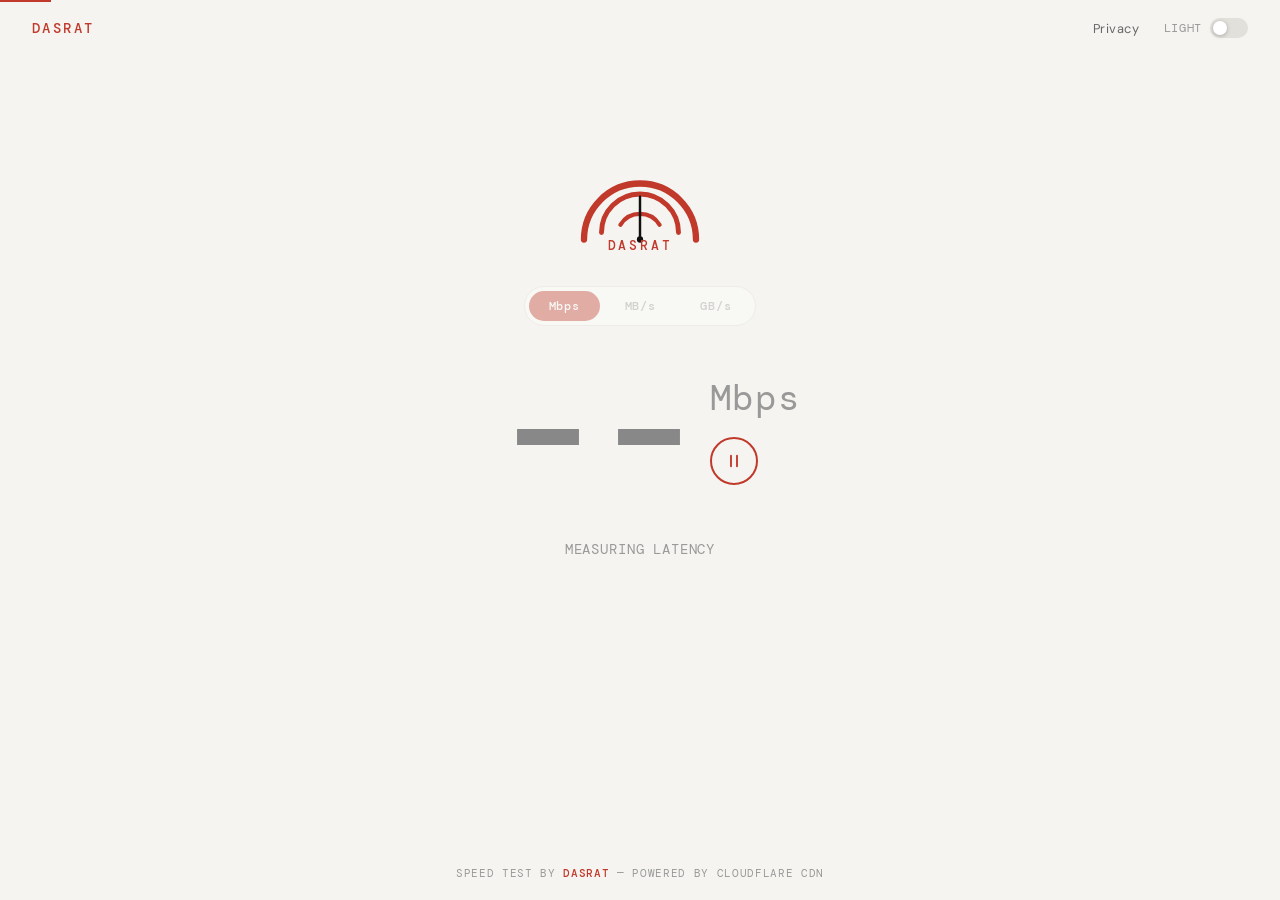
<file: index.html>
<!DOCTYPE html>
<html lang="en" data-theme="light">
  <head>
    <meta charset="UTF-8" />
    <meta name="viewport" content="width=device-width, initial-scale=1.0" />
    <meta name="description" content="Dasrat — Professional WiFi speed test powered by Cloudflare CDN" />
    <title>Dasrat — WiFi Speed Test</title>

    <!-- Favicon -->
    <link rel="icon" type="image/svg+xml" href="favicon.svg" />

    <!-- Google Fonts -->
    <link href="https://fonts.googleapis.com/css2?family=DM+Mono:wght@400;500&family=DM+Sans:wght@300;400;500;700&display=swap" rel="stylesheet" />

    <!-- Stylesheets: main.css first (tokens + reset shared across all pages) -->
    <link rel="stylesheet" href="assets/css/main.css" />
    <link rel="stylesheet" href="assets/css/speedtest.css" />
  </head>

  <body>
    <!-- Top-of-page progress indicator, driven by UIController -->
    <div class="progress-bar" id="progressBar" role="progressbar" aria-valuenow="0" aria-valuemin="0" aria-valuemax="100"></div>

    <!-- Navigation -->
    <nav class="nav" aria-label="Site navigation">
      <a href="#" class="nav__brand">Dasrat</a>
      <div class="nav__controls">
        <a href="privacy.html" class="nav__link">Privacy</a>
        <button class="theme-toggle" id="themeToggle" aria-label="Toggle dark mode" onclick="ThemeController.toggle()">
          <span class="theme-toggle__label" id="themeLabel">Light</span>
          <div class="theme-toggle__track">
            <div class="theme-toggle__knob"></div>
          </div>
        </button>
      </div>
    </nav>

    <main>
      <!-- Brand logo -->
      <div class="logo" aria-label="Dasrat logo">
        <svg class="logo__svg" viewBox="0 0 200 110" fill="none" xmlns="http://www.w3.org/2000/svg" aria-hidden="true">
          <path d="M20 95 A80 80 0 0 1 180 95" stroke="#c0392b" stroke-width="9"  stroke-linecap="round" fill="none"/>
          <path d="M45 85 A55 55 0 0 1 155 85" stroke="#c0392b" stroke-width="7"  stroke-linecap="round" fill="none"/>
          <path d="M72 74 A33 33 0 0 1 128 74" stroke="#c0392b" stroke-width="6"  stroke-linecap="round" fill="none"/>
          <line class="logo__needle" x1="100" y1="95" x2="100" y2="34" stroke-width="3.5" stroke-linecap="round"/>
          <circle class="logo__dot" cx="100" cy="95" r="4.5"/>
          <text x="100" y="110" text-anchor="middle" font-family="DM Mono, monospace" font-weight="500" font-size="18" fill="#c0392b" letter-spacing="4">DASRAT</text>
        </svg>
      </div>

   
      <div class="unit-selector" id="unitSelector" role="group" aria-label="Speed unit">
        <button class="unit-selector__btn is-active" id="unitBtn-mbps" aria-pressed="true"  onclick="UnitController.select('mbps')">Mbps</button>
        <button class="unit-selector__btn"            id="unitBtn-mbs"  aria-pressed="false" onclick="UnitController.select('mbs')">MB/s</button>
        <button class="unit-selector__btn"            id="unitBtn-gbs"  aria-pressed="false" onclick="UnitController.select('gbs')">GB/s</button>
      </div>

      <!-- Speed number + unit label + action button -->
      <div class="speed-display" role="status" aria-live="polite" aria-atomic="true">
        <div class="speed-display__number" id="speedNumber">--</div>
        <div class="speed-display__aside">
          <div class="speed-display__unit" id="speedUnit">Mbps</div>
          <button class="action-btn" id="actionBtn" aria-label="Pause test" onclick="UIController.handleAction()">
            <svg id="actionIcon" viewBox="0 0 24 24" fill="none" stroke="#c0392b" stroke-width="2.5" stroke-linecap="round">
              <line x1="8"  y1="5" x2="8"  y2="19"/>
              <line x1="16" y1="5" x2="16" y2="19"/>
            </svg>
          </button>
        </div>
      </div>

      <!-- Status text and stabilised badge -->
      <div class="status">
        <span class="status__text" id="statusText">Connecting to server</span>
        <span class="stable-badge" id="stableBadge" aria-live="polite">
          <span class="stable-badge__dot"></span>
          Speed Stabilised
        </span>
      </div>

      <!-- Results panel: download / upload / latency -->
      <div class="results" id="resultsPanel" aria-label="Speed test results">
        <div class="results__item">
          <span class="results__direction">DL</span>
          <span class="results__label">Download</span>
          <span class="results__value" id="resultDown">--</span>
          <span class="results__unit"  id="resultDownUnit">Mbps</span>
        </div>
        <div class="results__item">
          <span class="results__direction">UL</span>
          <span class="results__label">Upload</span>
          <span class="results__value" id="resultUp">--</span>
          <span class="results__unit"  id="resultUpUnit">Mbps</span>
        </div>
        <div class="results__item">
          <span class="results__direction">RT</span>
          <span class="results__label">Latency</span>
          <span class="results__value" id="resultPing">--</span>
          <span class="results__unit">ms</span>
        </div>
      </div>
    </main>

    <footer>
      Speed test by <strong>DASRAT</strong> &mdash; Powered by Cloudflare CDN
    </footer>

    <!--
      Scripts loaded in dependency order.
      Each file exports one global via IIFE:
        theme.js     → ThemeController
        animation.js → AnimationEngine
        speedtest.js → SpeedTestEngine
        ui.js        → UnitController + UIController + auto-init
    -->
    <script src="assets/js/theme.js"></script>
    <script src="assets/js/animation.js"></script>
    <script src="assets/js/speedtest.js"></script>
    <script src="assets/js/ui.js"></script>
  </body>
</html>
</file>
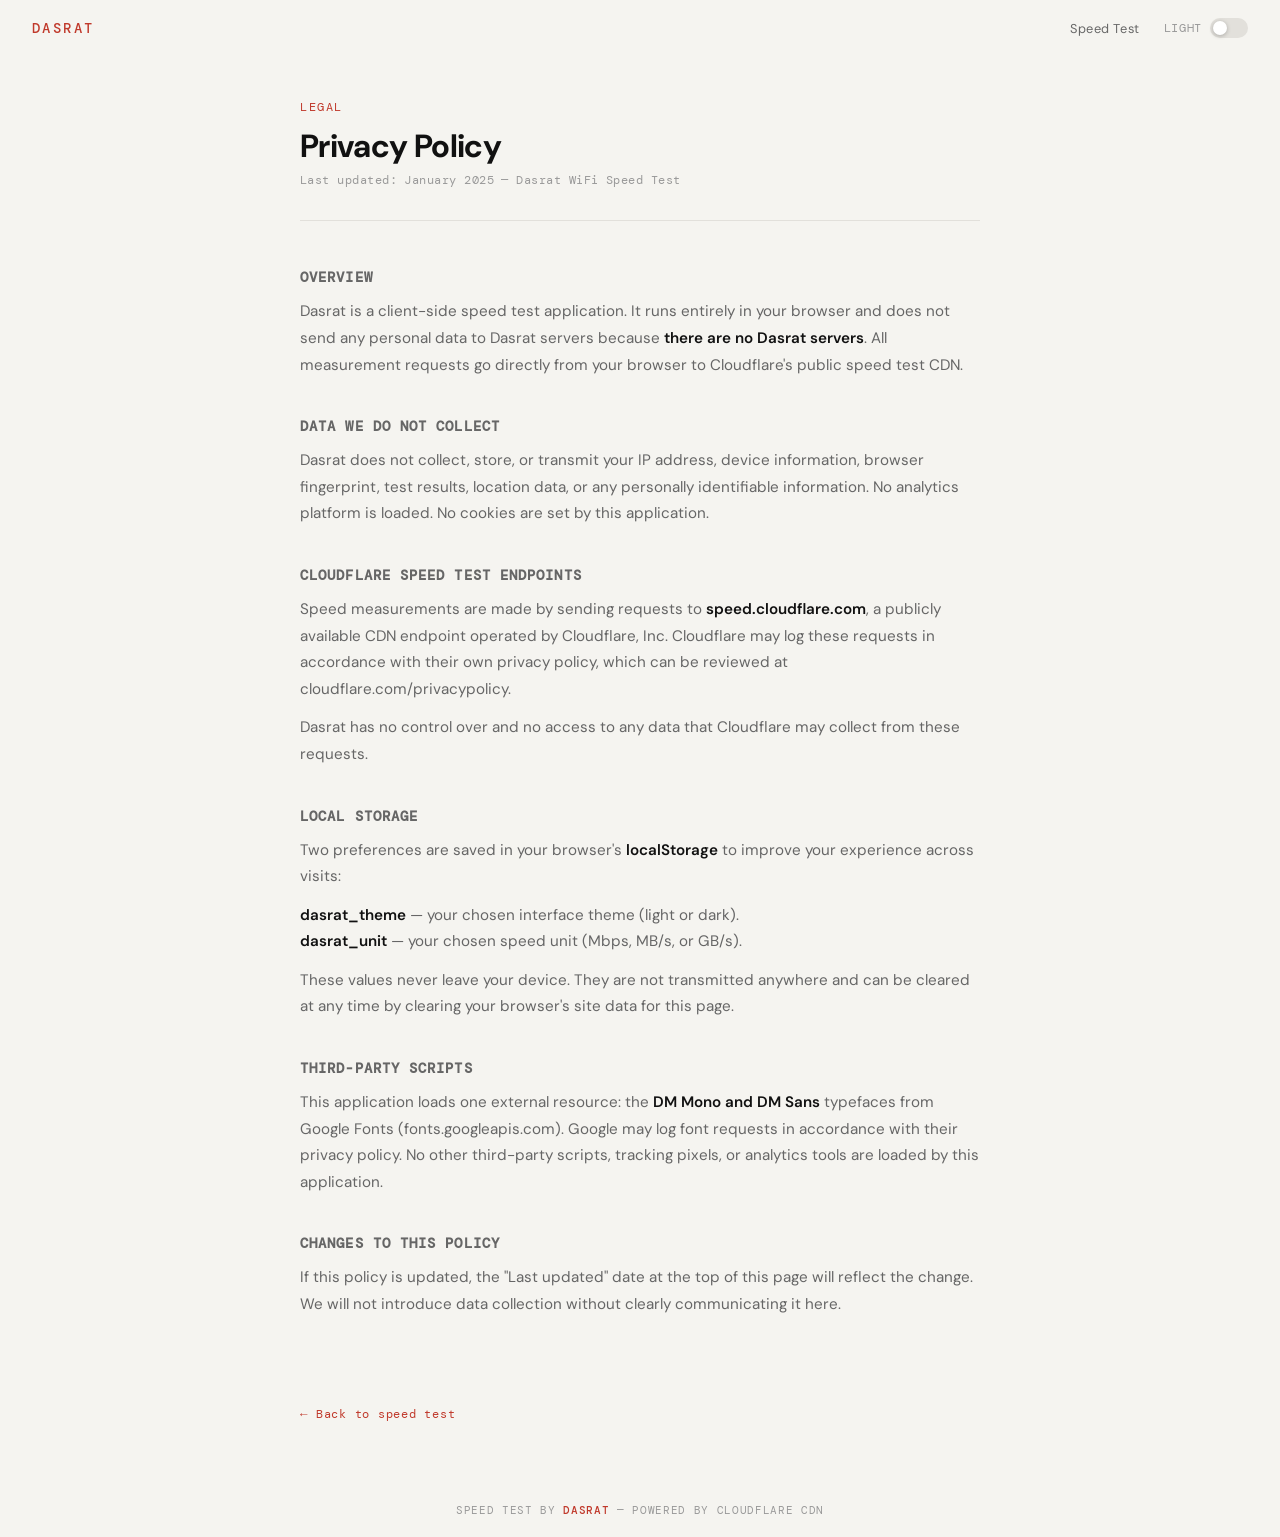
<file: privacy.html>
<!DOCTYPE html>
<html lang="en" data-theme="light">
  <head>
    <meta charset="UTF-8" />
    <meta name="viewport" content="width=device-width, initial-scale=1.0" />
    <meta name="description" content="Dasrat Privacy Policy — how we handle your data" />
    <title>Privacy Policy — Dasrat</title>

    <link rel="icon" type="image/svg+xml" href="favicon.svg" />
    <link href="https://fonts.googleapis.com/css2?family=DM+Mono:wght@400;500&family=DM+Sans:wght@300;400;500;700&display=swap" rel="stylesheet" />

    <link rel="stylesheet" href="assets/css/main.css" />
    <link rel="stylesheet" href="assets/css/privacy.css" />
  </head>

  <body>
    <!-- Navigation -->
    <nav class="nav" aria-label="Site navigation">
      <a href="index.html" class="nav__brand">Dasrat</a>
      <div class="nav__controls">
        <a href="index.html" class="nav__link">Speed Test</a>
        <button class="theme-toggle" id="themeToggle" aria-label="Toggle dark mode" onclick="ThemeController.toggle()">
          <span class="theme-toggle__label" id="themeLabel">Light</span>
          <div class="theme-toggle__track">
            <div class="theme-toggle__knob"></div>
          </div>
        </button>
      </div>
    </nav>

    <div class="privacy-page">
      <div class="privacy-content">

        <p class="privacy-content__eyebrow">Legal</p>
        <h1 class="privacy-content__title">Privacy Policy</h1>
        <p class="privacy-content__meta">Last updated: January 2025 &mdash; Dasrat WiFi Speed Test</p>

        <div class="privacy-section">
          <h2 class="privacy-section__title">Overview</h2>
          <div class="privacy-section__body">
            <p>
              Dasrat is a client-side speed test application. It runs entirely in your browser
              and does not send any personal data to Dasrat servers because <strong>there are
              no Dasrat servers</strong>. All measurement requests go directly from your browser
              to Cloudflare's public speed test CDN.
            </p>
          </div>
        </div>

        <div class="privacy-section">
          <h2 class="privacy-section__title">Data We Do Not Collect</h2>
          <div class="privacy-section__body">
            <p>
              Dasrat does not collect, store, or transmit your IP address, device information,
              browser fingerprint, test results, location data, or any personally identifiable
              information. No analytics platform is loaded. No cookies are set by this application.
            </p>
          </div>
        </div>

        <div class="privacy-section">
          <h2 class="privacy-section__title">Cloudflare Speed Test Endpoints</h2>
          <div class="privacy-section__body">
            <p>
              Speed measurements are made by sending requests to
              <strong>speed.cloudflare.com</strong>, a publicly available CDN endpoint operated
              by Cloudflare, Inc. Cloudflare may log these requests in accordance with their own
              privacy policy, which can be reviewed at cloudflare.com/privacypolicy.
            </p>
            <p>
              Dasrat has no control over and no access to any data that Cloudflare may collect
              from these requests.
            </p>
          </div>
        </div>

        <div class="privacy-section">
          <h2 class="privacy-section__title">Local Storage</h2>
          <div class="privacy-section__body">
            <p>
              Two preferences are saved in your browser's <strong>localStorage</strong> to
              improve your experience across visits:
            </p>
            <p>
              <strong>dasrat_theme</strong> — your chosen interface theme (light or dark).
              <br />
              <strong>dasrat_unit</strong> — your chosen speed unit (Mbps, MB/s, or GB/s).
            </p>
            <p>
              These values never leave your device. They are not transmitted anywhere and
              can be cleared at any time by clearing your browser's site data for this page.
            </p>
          </div>
        </div>

        <div class="privacy-section">
          <h2 class="privacy-section__title">Third-Party Scripts</h2>
          <div class="privacy-section__body">
            <p>
              This application loads one external resource: the <strong>DM Mono and DM Sans</strong>
              typefaces from Google Fonts (fonts.googleapis.com). Google may log font requests
              in accordance with their privacy policy. No other third-party scripts, tracking
              pixels, or analytics tools are loaded by this application.
            </p>
          </div>
        </div>

        <div class="privacy-section">
          <h2 class="privacy-section__title">Changes to This Policy</h2>
          <div class="privacy-section__body">
            <p>
              If this policy is updated, the "Last updated" date at the top of this page
              will reflect the change. We will not introduce data collection without clearly
              communicating it here.
            </p>
          </div>
        </div>

        <a href="index.html" class="privacy-back">
          &larr; Back to speed test
        </a>

      </div>
    </div>

    <footer>
      Speed test by <strong>DASRAT</strong> &mdash; Powered by Cloudflare CDN
    </footer>

    <!-- theme.js only — this page has no test logic -->
    <script src="assets/js/theme.js"></script>
    <script>
      // Initialise theme on privacy page (no full ui.js needed here)
      ThemeController.init();
    </script>
  </body>
</html>
</file>
<file: assets/css/main.css>
/* ================================================================
   main.css
   Global design tokens, reset, navigation, logo, footer.
   Imported by every page in the project.
   ================================================================ */

/* ── Design Tokens ─────────────────────────────────────────────
   All colours and timing values are defined here once.
   Dark mode overrides only what needs to change.
   ────────────────────────────────────────────────────────────── */
:root {
  --colour-bg:             #f5f4f0;
  --colour-surface:        #ffffff;
  --colour-border:         #e2e0db;
  --colour-text-primary:   #111111;
  --colour-text-secondary: #666666;
  --colour-text-muted:     #999999;
  --colour-accent:         #c0392b;
  --colour-accent-soft:    rgba(192, 57, 43, 0.08);
  --colour-green:          #1a7a4a;
  --colour-badge-bg:       #f0faf5;
  --colour-badge-border:   #1a7a4a;
  --colour-number:         #111111;
  --colour-number-idle:    #cccccc;
  --colour-number-active:  #888888;

  --font-mono: 'DM Mono', 'Courier New', monospace;
  --font-sans: 'DM Sans', -apple-system, sans-serif;

  --t-fast:   0.15s ease;
  --t-normal: 0.35s ease;
  --t-slow:   0.6s ease;
}

html[data-theme="dark"] {
  --colour-bg:             #0e0e0e;
  --colour-surface:        #1a1a1a;
  --colour-border:         #2a2a2a;
  --colour-text-primary:   #f0f0f0;
  --colour-text-secondary: #999999;
  --colour-text-muted:     #555555;
  --colour-accent:         #e05a4b;
  --colour-accent-soft:    rgba(224, 90, 75, 0.1);
  --colour-green:          #2eb872;
  --colour-badge-bg:       rgba(46, 184, 114, 0.08);
  --colour-badge-border:   #2eb872;
  --colour-number:         #f0f0f0;
  --colour-number-idle:    #2a2a2a;
  --colour-number-active:  #555555;
}

/* ── Reset ──────────────────────────────────────────────────── */
*, *::before, *::after {
  box-sizing: border-box;
  margin: 0;
  padding: 0;
}

html, body { height: 100%; }

body {
  background: var(--colour-bg);
  font-family: var(--font-sans);
  -webkit-font-smoothing: antialiased;
  -moz-osx-font-smoothing: grayscale;
  color: var(--colour-text-primary);
  transition: background var(--t-normal), color var(--t-normal);
  display: flex;
  flex-direction: column;
  min-height: 100vh;
  overflow-x: hidden;
}

/* ── Navigation ─────────────────────────────────────────────── */
.nav {
  position: fixed;
  top: 0; left: 0; right: 0;
  z-index: 100;
  display: flex;
  align-items: center;
  justify-content: space-between;
  padding: 18px 32px;
  background: var(--colour-bg);
  transition: background var(--t-normal);
}

.nav__brand {
  font-family: var(--font-mono);
  font-size: 0.85rem;
  font-weight: 500;
  letter-spacing: 0.18em;
  color: var(--colour-accent);
  text-decoration: none;
  text-transform: uppercase;
}

.nav__controls {
  display: flex;
  align-items: center;
  gap: 24px;
}

.nav__link {
  font-size: 0.8rem;
  color: var(--colour-text-secondary);
  text-decoration: none;
  letter-spacing: 0.04em;
  transition: color var(--t-fast);
}

.nav__link:hover { color: var(--colour-text-primary); }

/* ── Theme Toggle ───────────────────────────────────────────── */
.theme-toggle {
  display: flex;
  align-items: center;
  gap: 8px;
  cursor: pointer;
  border: none;
  background: none;
  padding: 0;
}

.theme-toggle__label {
  font-size: 0.72rem;
  color: var(--colour-text-muted);
  letter-spacing: 0.06em;
  text-transform: uppercase;
  font-family: var(--font-mono);
  user-select: none;
}

.theme-toggle__track {
  width: 38px;
  height: 20px;
  border-radius: 10px;
  background: var(--colour-border);
  position: relative;
  transition: background var(--t-normal);
  flex-shrink: 0;
}

html[data-theme="dark"] .theme-toggle__track { background: var(--colour-accent); }

.theme-toggle__knob {
  position: absolute;
  top: 3px; left: 3px;
  width: 14px; height: 14px;
  border-radius: 50%;
  background: #ffffff;
  box-shadow: 0 1px 4px rgba(0, 0, 0, 0.25);
  transition: transform var(--t-normal);
}

html[data-theme="dark"] .theme-toggle__knob { transform: translateX(18px); }

/* ── Logo ───────────────────────────────────────────────────── */
.logo {
  margin-bottom: 36px;
  display: flex;
  flex-direction: column;
  align-items: center;
}

.logo__svg { width: 140px; height: auto; }

/* These two elements inherit the page text colour so they
   adapt to light/dark mode without any JS involvement. */
.logo__needle {
  stroke: var(--colour-text-primary);
  transition: stroke var(--t-normal);
}

.logo__dot {
  fill: var(--colour-text-primary);
  transition: fill var(--t-normal);
}

/* ── Footer ─────────────────────────────────────────────────── */
footer {
  padding: 20px;
  text-align: center;
  font-size: 0.7rem;
  color: var(--colour-text-muted);
  letter-spacing: 0.06em;
  font-family: var(--font-mono);
  text-transform: uppercase;
  transition: color var(--t-normal);
}

footer strong {
  color: var(--colour-accent);
  font-weight: 500;
}

/* ── Responsive ─────────────────────────────────────────────── */
@media (max-width: 600px) {
  .nav { padding: 14px 18px; }
  .logo { margin-bottom: 28px; }
}
</file>
<file: assets/css/speedtest.css>
/* ================================================================
   speedtest.css
   All styles specific to the speed test UI:
     - Unit selector pill group
     - Large speed number + aside (unit label + action button)
     - Progress bar
     - Status text + stable badge
     - Results panel (download / upload / latency)
   ================================================================ */

/* ── Page Layout ────────────────────────────────────────────── */
main {
  flex: 1;
  display: flex;
  flex-direction: column;
  align-items: center;
  justify-content: center;
  padding: 80px 24px 40px;
}

/* ── Progress Bar ───────────────────────────────────────────── */

/* Thin accent line fixed to the very top of the viewport.
   Width is driven by JS via inline style. */
.progress-bar {
  position: fixed;
  top: 0; left: 0;
  height: 2px;
  background: var(--colour-accent);
  width: 0%;
  transition: width 0.4s ease;
  z-index: 200;
}

/* ── Unit Selector ──────────────────────────────────────────── */

/*
 * A pill-shaped button group that lets the user choose how speed
 * values are displayed: Mbps / MB/s / GB/s.
 *
 * Behaviour controlled by JS:
 *   .is-locked  — added while a test is running; dims the selector
 *                 and disables all pointer interaction
 *   .is-active  — added to the selected pill button
 */
.unit-selector {
  display: flex;
  align-items: center;
  gap: 5px;
  margin-bottom: 32px;
  padding: 4px;
  background: var(--colour-surface);
  border: 1px solid var(--colour-border);
  border-radius: 30px;
  transition:
    background var(--t-normal),
    border-color var(--t-normal),
    opacity var(--t-fast);
}

.unit-selector.is-locked {
  opacity: 0.38;
  pointer-events: none;
}

.unit-selector__btn {
  font-family: var(--font-mono);
  font-size: 0.75rem;
  font-weight: 500;
  letter-spacing: 0.06em;
  padding: 7px 20px;
  border: none;
  border-radius: 24px;
  background: transparent;
  color: var(--colour-text-muted);
  cursor: pointer;
  transition: background var(--t-fast), color var(--t-fast);
  white-space: nowrap;
}

.unit-selector__btn:hover:not(.is-active) {
  color: var(--colour-text-primary);
  background: var(--colour-accent-soft);
}

.unit-selector__btn:focus-visible {
  outline: 2px solid var(--colour-accent);
  outline-offset: 2px;
}

/* Active pill: accent fill + white text */
.unit-selector__btn.is-active {
  background: var(--colour-accent);
  color: #ffffff;
  cursor: default;
}

/* ── Speed Display ──────────────────────────────────────────── */
.speed-display {
  display: flex;
  align-items: flex-start;
  gap: 14px;
}

/*
 * The main speed number.
 *
 * JS-controlled state classes:
 *   (default)   idle — light grey placeholder dash
 *   .is-active  test running — mid-grey, animating upward
 *   .is-done    test complete — full-contrast, final value
 */
.speed-display__number {
  font-family: var(--font-mono);
  font-size: clamp(120px, 20vw, 180px);
  font-weight: 500;
  line-height: 0.9;
  letter-spacing: -0.04em;
  color: var(--colour-number-idle);
  transition: color var(--t-slow);
  font-variant-numeric: tabular-nums;
  min-width: 2ch;
  text-align: right;
}

.speed-display__number.is-active { color: var(--colour-number-active); }
.speed-display__number.is-done   { color: var(--colour-number); }

/* Right column: unit label stacked above the action button */
.speed-display__aside {
  display: flex;
  flex-direction: column;
  align-items: flex-start;
  padding-top: 16px;
  gap: 16px;
}

/* Unit label — mirrors the active unit selector pill */
.speed-display__unit {
  font-family: var(--font-mono);
  font-size: clamp(22px, 3.5vw, 36px);
  font-weight: 400;
  letter-spacing: 0.02em;
  color: var(--colour-text-muted);
  transition: color var(--t-normal);
}

.speed-display__unit.is-done { color: var(--colour-text-secondary); }

/* ── Action Button ──────────────────────────────────────────── */

/*
 * Circular button with an accent border.
 * JS swaps the inner SVG icon between pause and restart states.
 */
.action-btn {
  width: 48px;
  height: 48px;
  border-radius: 50%;
  border: 2.5px solid var(--colour-accent);
  background: transparent;
  cursor: pointer;
  display: flex;
  align-items: center;
  justify-content: center;
  transition: background var(--t-fast);
  flex-shrink: 0;
}

.action-btn:hover      { background: var(--colour-accent-soft); }
.action-btn:focus-visible {
  outline: 2px solid var(--colour-accent);
  outline-offset: 3px;
}
.action-btn svg { width: 18px; height: 18px; }

/* ── Status Text ────────────────────────────────────────────── */
.status {
  margin-top: 20px;
  display: flex;
  flex-direction: column;
  align-items: center;
  gap: 10px;
  min-height: 52px;
}

.status__text {
  font-size: 0.88rem;
  color: var(--colour-text-muted);
  letter-spacing: 0.06em;
  text-transform: uppercase;
  font-family: var(--font-mono);
}

/* ── Stable Badge ───────────────────────────────────────────── */

/*
 * Shown once download readings have stabilised (within 15% variance).
 * JS adds .is-visible to trigger the fade-in transition.
 */
.stable-badge {
  display: inline-flex;
  align-items: center;
  gap: 6px;
  padding: 5px 14px;
  border-radius: 20px;
  border: 1.5px solid var(--colour-badge-border);
  background: var(--colour-badge-bg);
  color: var(--colour-green);
  font-family: var(--font-mono);
  font-size: 0.68rem;
  font-weight: 500;
  letter-spacing: 0.1em;
  text-transform: uppercase;
  opacity: 0;
  transform: translateY(4px) scale(0.92);
  pointer-events: none;
  transition: opacity var(--t-normal), transform var(--t-normal);
}

.stable-badge.is-visible {
  opacity: 1;
  transform: translateY(0) scale(1);
  pointer-events: auto;
}

.stable-badge__dot {
  width: 6px;
  height: 6px;
  border-radius: 50%;
  background: var(--colour-green);
  flex-shrink: 0;
}

/* ── Results Panel ──────────────────────────────────────────── */

/*
 * Three-column panel showing download / upload / latency.
 * Hidden until the test completes; JS adds .is-visible.
 * Unit labels inside each column are updated by UnitController.
 * Latency always shows "ms" — unit selection does not affect it.
 */
.results {
  display: flex;
  gap: 48px;
  margin-top: 40px;
  opacity: 0;
  transform: translateY(12px);
  pointer-events: none;
  transition: opacity var(--t-slow), transform var(--t-slow);
}

.results.is-visible {
  opacity: 1;
  transform: translateY(0);
  pointer-events: auto;
}

.results__item {
  display: flex;
  flex-direction: column;
  align-items: center;
  gap: 3px;
}

.results__direction {
  font-family: var(--font-mono);
  font-size: 0.7rem;
  color: var(--colour-text-muted);
  letter-spacing: 0.1em;
}

.results__label {
  font-size: 0.65rem;
  font-weight: 500;
  color: var(--colour-text-muted);
  letter-spacing: 0.12em;
  text-transform: uppercase;
}

.results__value {
  font-family: var(--font-mono);
  font-size: 1.5rem;
  font-weight: 500;
  color: var(--colour-text-primary);
  letter-spacing: -0.02em;
}

.results__unit {
  font-family: var(--font-mono);
  font-size: 0.6rem;
  color: var(--colour-text-muted);
  letter-spacing: 0.1em;
  text-transform: uppercase;
}

/* ── Spinner animation (action button icon while loading) ──── */
@keyframes rotate { to { transform: rotate(360deg); } }
.is-spinning { animation: rotate 1.2s linear infinite; }

/* ── Responsive ─────────────────────────────────────────────── */
@media (max-width: 600px) {
  .speed-display__number { font-size: 26vw; }
  .speed-display__unit   { font-size: 6vw; }
  .results               { gap: 24px; }
  .unit-selector         { margin-bottom: 24px; }
  .unit-selector__btn    { padding: 6px 13px; font-size: 0.7rem; }
}
</file>
<file: assets/css/privacy.css>
/* ================================================================
   privacy.css
   Styles for privacy.html — the privacy policy page.
   Relies on main.css for tokens, reset, nav, and footer.
   ================================================================ */

/* ── Page Layout ────────────────────────────────────────────── */
.privacy-page {
  flex: 1;
  padding: 100px 24px 60px;
  display: flex;
  justify-content: center;
}

.privacy-content {
  width: 100%;
  max-width: 680px;
}

/* ── Page Header ────────────────────────────────────────────── */
.privacy-content__eyebrow {
  font-family: var(--font-mono);
  font-size: 0.72rem;
  letter-spacing: 0.14em;
  text-transform: uppercase;
  color: var(--colour-accent);
  margin-bottom: 12px;
}

.privacy-content__title {
  font-size: 2rem;
  font-weight: 700;
  letter-spacing: -0.02em;
  color: var(--colour-text-primary);
  margin-bottom: 8px;
  line-height: 1.2;
}

.privacy-content__meta {
  font-family: var(--font-mono);
  font-size: 0.72rem;
  color: var(--colour-text-muted);
  letter-spacing: 0.04em;
  margin-bottom: 48px;
  padding-bottom: 32px;
  border-bottom: 1px solid var(--colour-border);
}

/* ── Sections ───────────────────────────────────────────────── */
.privacy-section {
  margin-bottom: 40px;
}

.privacy-section__title {
  font-size: 0.85rem;
  font-weight: 600;
  letter-spacing: 0.08em;
  text-transform: uppercase;
  color: var(--colour-text-secondary);
  font-family: var(--font-mono);
  margin-bottom: 12px;
}

.privacy-section__body {
  font-size: 0.95rem;
  line-height: 1.75;
  color: var(--colour-text-secondary);
}

.privacy-section__body p + p {
  margin-top: 12px;
}

/* ── Inline highlight (used for key terms) ──────────────────── */
.privacy-section__body strong {
  color: var(--colour-text-primary);
  font-weight: 600;
}

/* ── Back link ──────────────────────────────────────────────── */
.privacy-back {
  display: inline-flex;
  align-items: center;
  gap: 6px;
  margin-top: 48px;
  font-family: var(--font-mono);
  font-size: 0.78rem;
  letter-spacing: 0.06em;
  color: var(--colour-accent);
  text-decoration: none;
  transition: opacity var(--t-fast);
}

.privacy-back:hover { opacity: 0.7; }

/* ── Responsive ─────────────────────────────────────────────── */
@media (max-width: 600px) {
  .privacy-page             { padding-top: 80px; }
  .privacy-content__title   { font-size: 1.5rem; }
}
</file>
